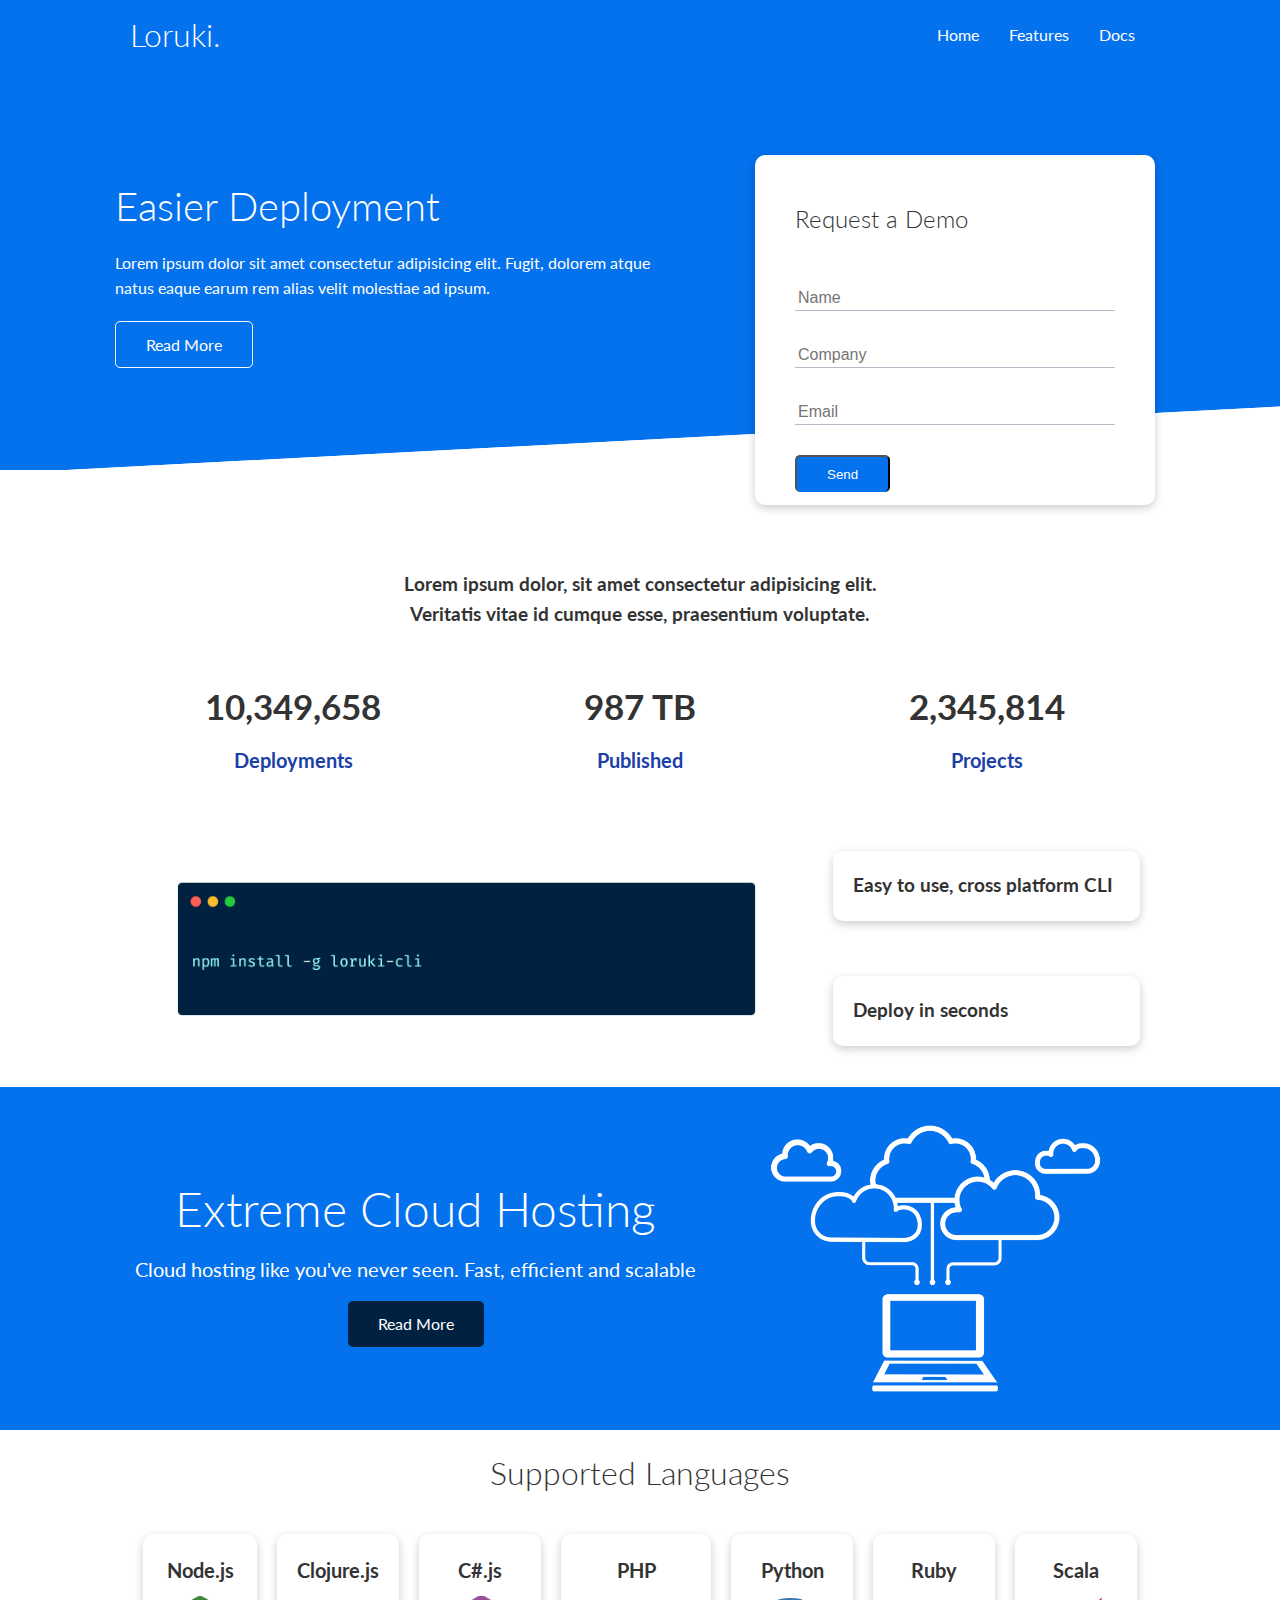
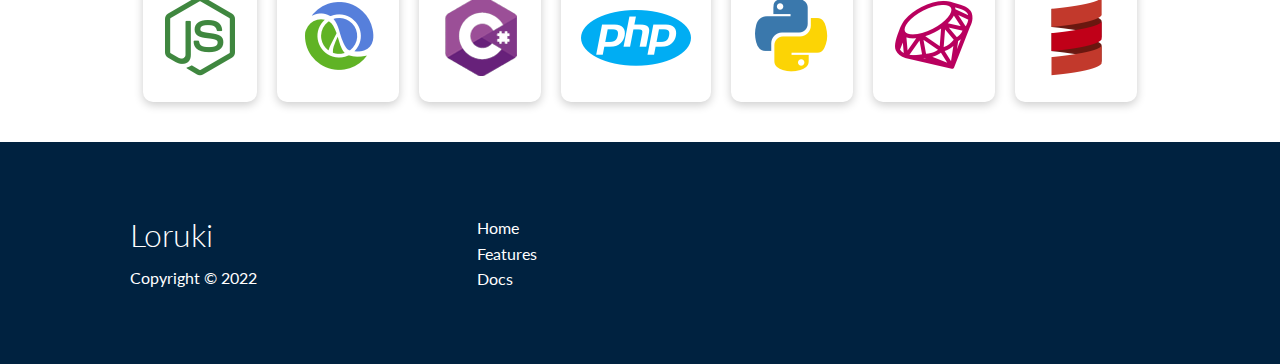
<file: index.html>
<!DOCTYPE html>
<html lang="en">
<head>
    <meta charset="UTF-8">
    <meta http-equiv="X-UA-Compatible" content="IE=edge">
    <meta name="viewport" content="width=device-width, initial-scale=1.0">
    <link rel="stylesheet" href="https://cdnjs.cloudflare.com/ajax/libs/font-awesome/6.0.0-beta3/css/all.min.css" integrity="sha512-Fo3rlrZj/k7ujTnHg4CGR2D7kSs0v4LLanw2qksYuRlEzO+tcaEPQogQ0KaoGN26/zrn20ImR1DfuLWnOo7aBA==" crossorigin="anonymous" referrerpolicy="no-referrer" />
    <link rel="stylesheet" href="css/utilities.css">
    <link rel="stylesheet" href="css/style.css">
    <title>Loruki | Cloud Hosting For Everyone</title>
</head>
<body>
    <!-- Navbar-->
    <div class="navbar">
        <div class="container flex">
            <h1 class="logo">Loruki.</h1>
            <nav>
                <ul>
                    <li><a href="index.html">Home</a></li>
                    <li><a href="features.html">Features</a></li>
                    <li><a href="docs.html">Docs</a></li>
                </ul>
            </nav>
        </div>
    </div>

    <!-- Showcase -->
    <section class="showcase">
        <div class="container grid">
            <div class="showcase-text">
                <h1>Easier Deployment</h1>
                <p>
                    Lorem ipsum dolor sit amet consectetur adipisicing elit. Fugit, dolorem atque natus eaque earum rem alias velit molestiae ad ipsum.
                </p>
                <a href="features.html" class="btn btn-outline">Read More</a>
            </div>

            <div class="showcase-form card">
                <h2>Request a Demo</h2>
                <form name="contact" method="POST" netlify-honeypot="bot-field" data-netlify="true">
                    <input type="hidden" name="form-name" value="contact">
                    <p class="hidden">
                        <label>Don't fill this out if you're human: <input name="bot-field" /></label>
                    </p>
                    <div class="form-control">
                        <input type="text" name="name" placeholder="Name" required>
                    </div>
                    <div class="form-control">
                        <input type="text" name="company" placeholder="Company" required>
                    </div>
                    <div class="form-control">
                        <input type="email" name="email" placeholder="Email" required>
                    </div>
                    <input type="submit" value="Send" class="btn btn-primary">
                </form>
            </div>
        </div>
    </section>

    <!-- Stats -->
    <section class="stats">
        <div class="container">
            <h3 class="stats-heading text-center my-1">
                Lorem ipsum dolor, sit amet consectetur adipisicing elit. Veritatis vitae id cumque esse, praesentium voluptate.
            </h3>

            <div class="grid grid-3 text-center my-4">
                <div>
                    <i class="fas fa-server fa-3x"></i>
                    <h3>10,349,658</h3>
                    <p class="text-secondary">Deployments</p>
                </div>
                <div>
                    <i class="fas fa-upload fa-3x"></i>
                    <h3>987 TB</h3>
                    <p class="text-secondary">Published</p>
                </div>
                <div>
                    <i class="fas fa-project-diagram fa-3x"></i>
                    <h3>2,345,814</h3>
                    <p class="text-secondary">Projects</p>
                </div>
            </div>
        </div>
    </section>

    <!-- Cli -->
    <section class="cli">
        <div class="container grid">
            <img src="images/cli.png" alt="">
            <div class="card">
                <h3>Easy to use, cross platform CLI</h3>
            </div>
            <div class="card">
                <h3>Deploy in seconds</h3>
            </div>
        </div>
    </section>

    <!-- Cloud -->
    <section class="cloud bg-primary my-2 py-2">
        <div class="container grid">
            <div class="text-center">
                <h2 class="lg">Extreme Cloud Hosting</h2>
                <p class="lead my-1">Cloud hosting like you've never seen. Fast, efficient and scalable</p>
                <a href="features.html" class="btn btn-dark">Read More</a>
            </div>
            <img src="images/cloud.png" alt="">
        </div>
    </section>

    <!-- Languages -->
    <section class="languages">
        <h2 class="md text-center my-2">
            Supported Languages
        </h2>
        <div class="container flex">
            <div class="card">
                <h4>Node.js</h4>
                <img src="images/logos/node.png" alt="">
            </div>
            <div class="card">
                <h4>Clojure.js</h4>
                <img src="images/logos/clojure.png" alt="">
            </div>
            <div class="card">
                <h4>C#.js</h4>
                <img src="images/logos/csharp.png" alt="">
            </div>
            <div class="card">
                <h4>PHP</h4>
                <img src="images/logos/php.png" alt="">
            </div>
            <div class="card">
                <h4>Python</h4>
                <img src="images/logos/python.png" alt="">
            </div>
            <div class="card">
                <h4>Ruby</h4>
                <img src="images/logos/ruby.png" alt="">
            </div>
            <div class="card">
                <h4>Scala</h4>
                <img src="images/logos/scala.png" alt="">
            </div>
        </div>
    </section>

    <!-- Footer -->
    <footer class="footer bg-dark py-5">
        <div class="container grid grid-3">
            <div>
                <h1>Loruki</h1>
                <p>Copyright &copy; 2022</p>
            </div>
            <nav>
                <ul>
                    <li><a href="index.html">Home</a></li>
                    <li><a href="features.html">Features</a></li>
                    <li><a href="docs.html">Docs</a></li>
                </ul>
            </nav>
            <div class="social">
                <a href="#"><i class="fab fa-facebook fa-2x"></i></a>
                <a href="#"><i class="fab fa-twitter fa-2x"></i></a>
                <a href="#"><i class="fab fa-instagram fa-2x"></i></a>
            </div>
        </div>
    </footer>
</body>
</html>
</file>
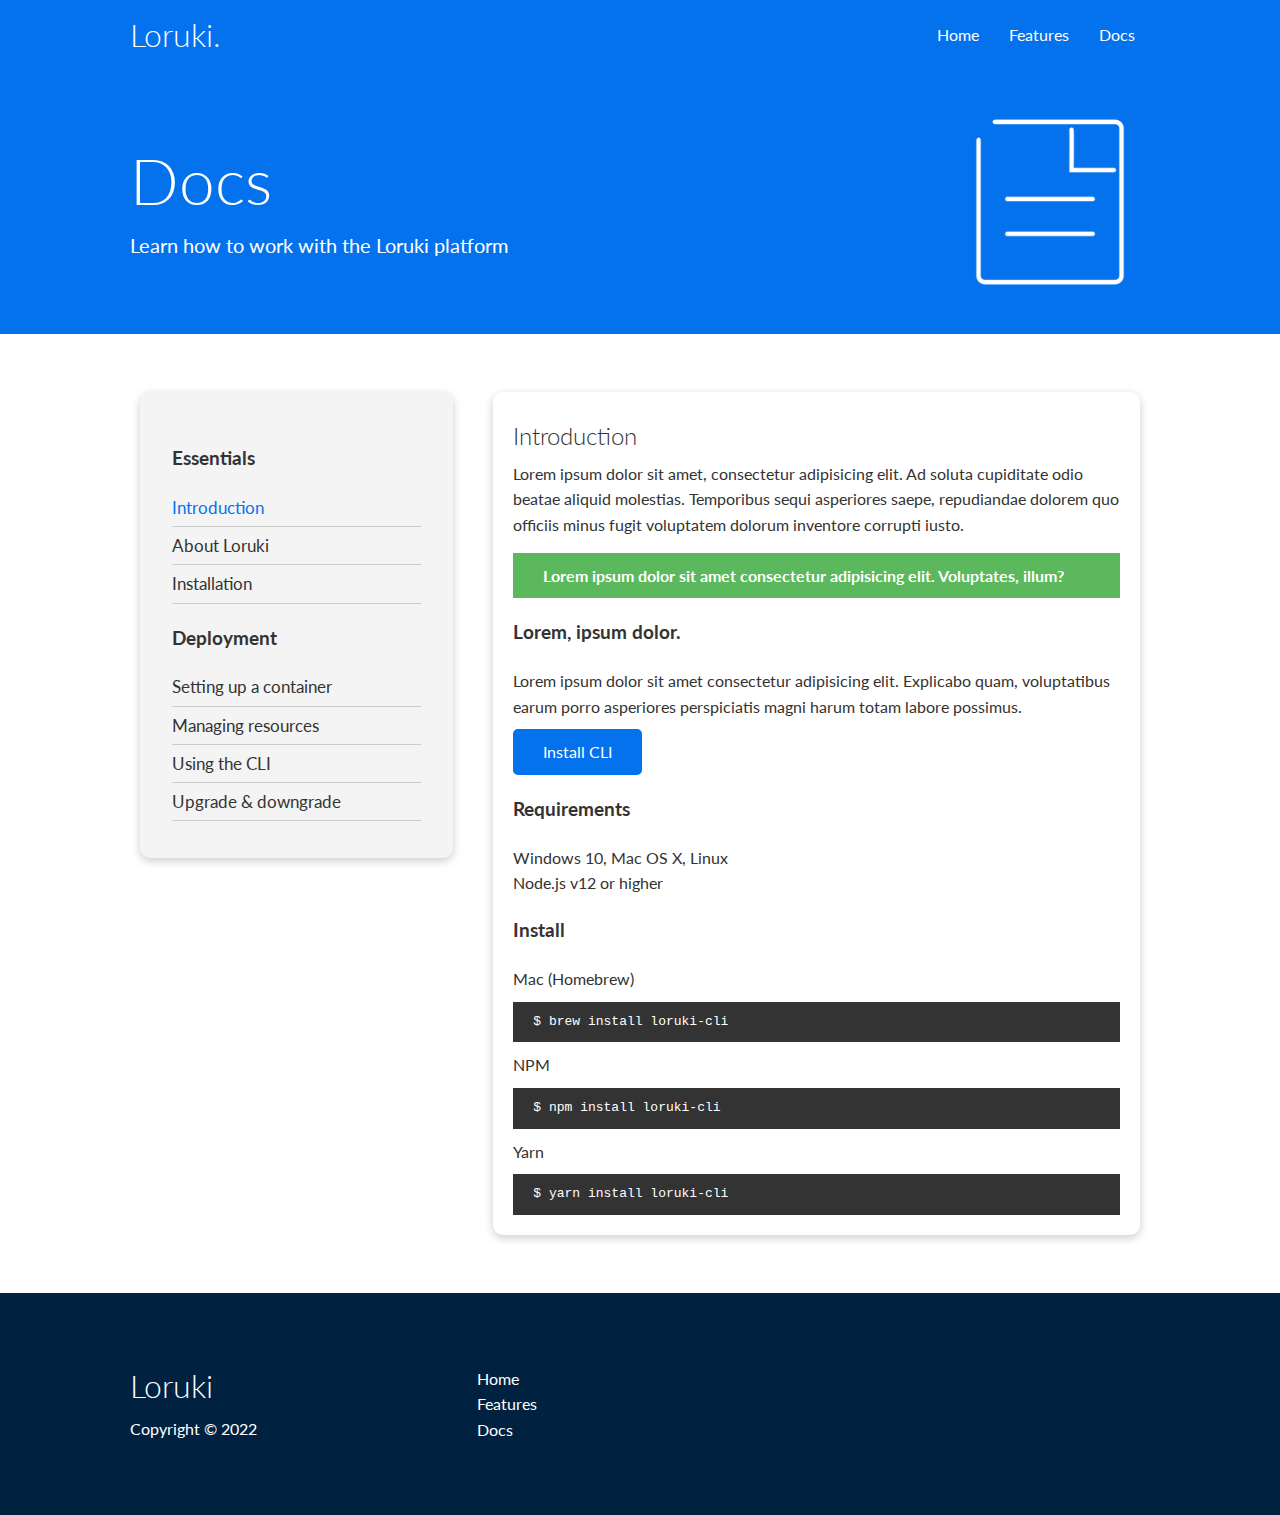
<file: docs.html>
<!DOCTYPE html>
<html lang="en">
<head>
    <meta charset="UTF-8">
    <meta http-equiv="X-UA-Compatible" content="IE=edge">
    <meta name="viewport" content="width=device-width, initial-scale=1.0">
    <link rel="stylesheet" href="https://cdnjs.cloudflare.com/ajax/libs/font-awesome/6.0.0-beta3/css/all.min.css" integrity="sha512-Fo3rlrZj/k7ujTnHg4CGR2D7kSs0v4LLanw2qksYuRlEzO+tcaEPQogQ0KaoGN26/zrn20ImR1DfuLWnOo7aBA==" crossorigin="anonymous" referrerpolicy="no-referrer" />
    <link rel="stylesheet" href="css/utilities.css">
    <link rel="stylesheet" href="css/style.css">
    <title>Loruki | Cloud Hosting For Everyone</title>
</head>
<body>
    <!-- Navbar-->
    <div class="navbar">
        <div class="container flex">
            <h1 class="logo">Loruki.</h1>
            <nav>
                <ul>
                    <li><a href="index.html">Home</a></li>
                    <li><a href="features.html">Features</a></li>
                    <li><a href="docs.html">Docs</a></li>
                </ul>
            </nav>
        </div>
    </div>

    <!-- Head -->
    <section class="docs-head bg-primary py-3">
        <div class="container grid">
            <div>
                <h1 class="xl">Docs</h1>
                <p class="lead">Learn how to work with the Loruki platform</p>
            </div>
            <img src="images/docs.png" alt="">
        </div>
    </section>

    <!-- Docs main -->
    <section class="docs-main my-4">
        <div class="container grid">
            <div class="card bg-light p-3">
                <h3 class="my-2">Essentials</h3>
                <nav>
                    <ul>
                        <li><a class="text-primary" href="#">Introduction</a></li>
                        <li><a href="#">About Loruki</a></li>
                        <li><a href="#">Installation</a></li>
                    </ul>
                </nav>

                <h3 class="my-2">Deployment</h3>
                <nav>
                    <ul>
                        <li><a href="#">Setting up a container</a></li>
                        <li><a href="#">Managing resources</a></li>
                        <li><a href="#">Using the CLI</a></li>
                        <li><a href="#">Upgrade & downgrade</a></li>
                    </ul>
                </nav>
            </div>
            <div class="card">
                <h2>Introduction</h2>
                <p>Lorem ipsum dolor sit amet, consectetur adipisicing elit. Ad soluta cupiditate odio beatae aliquid molestias. Temporibus sequi asperiores saepe, repudiandae dolorem quo officiis minus fugit voluptatem dolorum inventore corrupti iusto.</p>
                
                <div class="alert alert-success">
                    <i class="fas fa-info"></i>Lorem ipsum dolor sit amet consectetur adipisicing elit. Voluptates, illum?
                
                </div>
                <h3>Lorem, ipsum dolor.</h3>
                <p>Lorem ipsum dolor sit amet consectetur adipisicing elit. Explicabo quam, voluptatibus earum porro asperiores perspiciatis magni harum totam labore possimus.</p>
                <a href="#" class="btn btn-primary">Install CLI</a>

                <h3>Requirements</h3>
                <ul>
                    <li>Windows 10, Mac OS X, Linux</li>
                    <li>Node.js v12 or higher</li>
                </ul>

                <h3>Install</h3>
                <p>Mac (Homebrew)</p>
                <pre><code>$ brew install loruki-cli</code></pre>
                <p>NPM</p>
                <pre><code>$ npm install loruki-cli</code></pre>
                <p>Yarn</p>
                <pre><code>$ yarn install loruki-cli</code></pre>
            </div>
        </div>
    </section>

    <!-- Footer -->
    <footer class="footer bg-dark py-5">
        <div class="container grid grid-3">
            <div>
                <h1>Loruki</h1>
                <p>Copyright &copy; 2022</p>
            </div>
            <nav>
                <ul>
                    <li><a href="index.html">Home</a></li>
                    <li><a href="features.html">Features</a></li>
                    <li><a href="docs.html">Docs</a></li>
                </ul>
            </nav>
            <div class="social">
                <a href="#"><i class="fab fa-facebook fa-2x"></i></a>
                <a href="#"><i class="fab fa-twitter fa-2x"></i></a>
                <a href="#"><i class="fab fa-instagram fa-2x"></i></a>
            </div>
        </div>
    </footer>
</body>
</html>
</file>
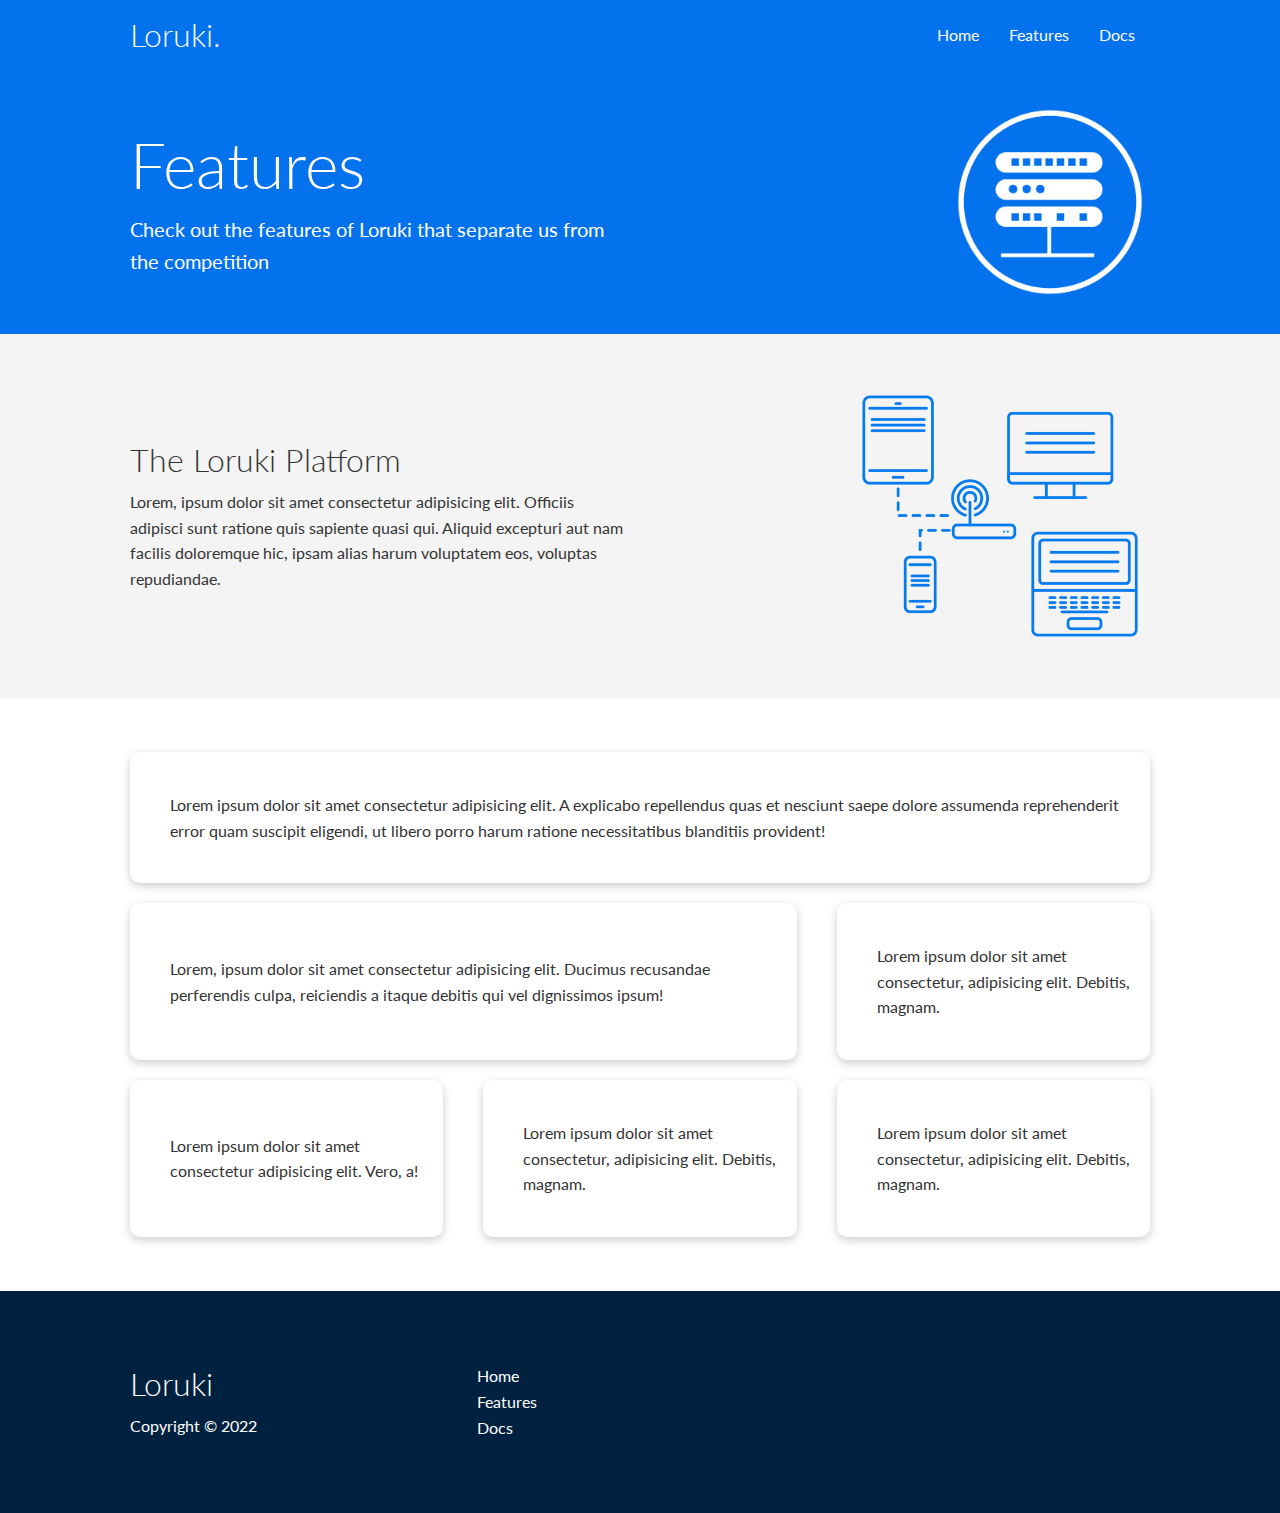
<file: features.html>
<!DOCTYPE html>
<html lang="en">
<head>
    <meta charset="UTF-8">
    <meta http-equiv="X-UA-Compatible" content="IE=edge">
    <meta name="viewport" content="width=device-width, initial-scale=1.0">
    <link rel="stylesheet" href="https://cdnjs.cloudflare.com/ajax/libs/font-awesome/6.0.0-beta3/css/all.min.css" integrity="sha512-Fo3rlrZj/k7ujTnHg4CGR2D7kSs0v4LLanw2qksYuRlEzO+tcaEPQogQ0KaoGN26/zrn20ImR1DfuLWnOo7aBA==" crossorigin="anonymous" referrerpolicy="no-referrer" />
    <link rel="stylesheet" href="css/utilities.css">
    <link rel="stylesheet" href="css/style.css">
    <title>Loruki | Cloud Hosting For Everyone</title>
</head>
<body>
    <!-- Navbar-->
    <div class="navbar">
        <div class="container flex">
            <h1 class="logo">Loruki.</h1>
            <nav>
                <ul>
                    <li><a href="index.html">Home</a></li>
                    <li><a href="features.html">Features</a></li>
                    <li><a href="docs.html">Docs</a></li>
                </ul>
            </nav>
        </div>
    </div>

    <!-- Head -->
    <section class="features-head bg-primary py-3">
        <div class="container grid">
            <div>
                <h1 class="xl">Features</h1>
                <p class="lead">Check out the features of Loruki that separate us from the competition</p>
            </div>
            <img src="images/server.png" alt="">
        </div>
    </section>

    <!-- Sub head -->
    <section class="features-sub-head bg-light py-3">
        <div class="container grid">
            <div>
                <h1 class="md">The Loruki Platform</h1>
                <p>Lorem, ipsum dolor sit amet consectetur adipisicing elit. Officiis adipisci sunt ratione quis sapiente quasi qui. Aliquid excepturi aut nam facilis doloremque hic, ipsam alias harum voluptatem eos, voluptas repudiandae.</p>            
            </div>
            <img src="images/server2.png" alt="">
        </div>
    </section>

    <section class="features-main my-2">
        <div class="container grid grid-3">
            <div class="card flex">
                <i class="fas fa-server fa-3x"></i>
                <p>Lorem ipsum dolor sit amet consectetur adipisicing elit. A explicabo repellendus quas et nesciunt saepe dolore assumenda reprehenderit error quam suscipit eligendi, ut libero porro harum ratione necessitatibus blanditiis provident!</p>
            </div>
            <div class="card flex">
                <i class="fas fa-network-wired fa-3x"></i>
                <p>
                    Lorem, ipsum dolor sit amet consectetur adipisicing elit. Ducimus
                    recusandae perferendis culpa, reiciendis a itaque debitis qui vel
                    dignissimos ipsum!
                </p>
            </div>
            <div class="card flex">
                <i class="fas fa-laptop-code fa-3x"></i>
                <p>
                    Lorem ipsum dolor sit amet consectetur, adipisicing elit. Debitis,
                    magnam.
                </p>
            </div>
            <div class="card flex">
                <i class="fas fa-database fa-3x"></i>
                <p>
                    Lorem ipsum dolor sit amet consectetur adipisicing elit. Vero, a!
                </p>
            </div>
            <div class="card flex">
                <i class="fas fa-power-off fa-3x"></i>
                <p>
                    Lorem ipsum dolor sit amet consectetur, adipisicing elit. Debitis,
                    magnam.
                </p>
            </div>
            <div class="card flex">
                <i class="fas fa-upload fa-3x"></i>
                <p>
                    Lorem ipsum dolor sit amet consectetur, adipisicing elit. Debitis,
                    magnam.
                </p>
            </div>
        </div>
    </section>

    <!-- Footer -->
    <footer class="footer bg-dark py-5">
        <div class="container grid grid-3">
            <div>
                <h1>Loruki</h1>
                <p>Copyright &copy; 2022</p>
            </div>
            <nav>
                <ul>
                    <li><a href="index.html">Home</a></li>
                    <li><a href="features.html">Features</a></li>
                    <li><a href="docs.html">Docs</a></li>
                </ul>
            </nav>
            <div class="social">
                <a href="#"><i class="fab fa-facebook fa-2x"></i></a>
                <a href="#"><i class="fab fa-twitter fa-2x"></i></a>
                <a href="#"><i class="fab fa-instagram fa-2x"></i></a>
            </div>
        </div>
    </footer>
</body>
</html>
</file>
<file: css/utilities.css>
.container {
    max-width: 1100px;
    margin: 0 auto;
    overflow: auto;
    padding: 0 40px;
}

.card {
    background-color: #fff;
    color: #333;
    border-radius: 10px;
    box-shadow: 0 3px 10px rgba(0,0,0,0.2);
    padding: 20px;
    margin: 10px;
}

.btn {
    display: inline-block;
    padding: 10px 30px;
    cursor: pointer;
    background: var(--primary-color);
    color: #fff;
    border-bottom: none;
    border-radius: 5px;
}

.btn-outline {
    background-color: transparent;
    border: 1px #fff solid;
}

.btn:hover {
    transform: scale(0.98);
}

/* Backgrounds & colored buttons */
.bg-primary,
.btn-primary {
    background-color: var(--primary-color);
    color: #fff;
}

.bg-secondary,
.btn-secondary {
    background-color: var(--secondary-color);
    color: #fff;
}

.bg-dark,
.btn-dark {
    background-color: var(--dark-color);
    color: #fff;
}

.bg-light,
.btn-light {
    background-color: var(--light-color);
    color: #333;
}

.bg-primary a,
.btn-primary a,
.bg-secondary a,
.btn-secondary a,
.bg-dark a,
.btn-dark a {
    color: #fff;
}

/* Text colors */
.text-primary {
    color: var(--primary-color);
}

.text-secondary {
    color: var(--secondary-color);
}

.text-dark {
    color: var(--dark-color);
}

.text-light {
    color: var(--light-color);
}

/* Text sizes */
.lead {
    font-size: 20px;
}

.sm {
    font-size: 1rem;
}

.md {
    font-size: 2rem;
}

.lg {
    font-size: 3rem;
}

.xl {
    font-size: 4rem;
}

.text-center {
    text-align: center;
}

/* Alert */
.alert {
    background-color: var(--light-color);
    padding: 10px 20px;
    font-weight: bold;
    margin: 15px 0;
}

.alert i {
    margin-right: 10px;
}

.alert-success {
    background-color: var(--success-color);
    color: #fff;
}

.alert-error {
    background-color: var(--error-color);
    color: #fff;
}

.flex {
    display: flex;
    justify-content: center;
    align-items: center;
    height: 100%;
}

.grid {
    display: grid;
    grid-template-columns: repeat(2, 1fr);
    gap: 20px;
    justify-content: center;
    align-items: center;
    height: 100%;
}

.grid-3 {
    grid-template-columns: repeat(3, 1fr);

}

/* Margin */
.my-1 {
    margin: 1rem 0;
}

.my-2 {
    margin: 1.5rem 0;
}

.my-3 {
    margin: 2rem 0;
}

.my-4 {
    margin: 3rem 0;
}

.my-5 {
    margin: 4rem 0;
}

.m-1 {
    margin: 1rem;
}

.m-2 {
    margin: 1.5rem;
}

.m-3 {
    margin: 2rem;
}

.m-4 {
    margin: 3rem;
}

.m-5 {
    margin: 4rem;
}

/* Padding */
.py-1 {
    padding: 1rem 0;
}

.py-2 {
    padding: 1.5rem 0;
}

.py-3 {
    padding: 2rem 0;
}

.py-4 {
    padding: 3rem 0;
}

.py-5 {
    padding: 4rem 0;
}

.p-1 {
    padding: 1rem;
}

.p-2 {
    padding: 1.5rem;
}

.p-3 {
    padding: 2rem;
}

.p-4 {
    padding: 3rem;
}

.p-5 {
    padding: 4rem;
}
</file>
<file: css/style.css>
@import url('https://fonts.googleapis.com/css2?family=Lato:wght@300&family=Poppins:wght@200;300;400;500;600;700;800&display=swap');

:root {
    --primary-color: #0471ed;
    --secondary-color: #1c3fa8;
    --dark-color: #002240;
    --light-color: #f4f4f4;
    --success-color: #5cb85c;
    --error-color: #d9534f;
}

* {
    box-sizing: border-box;
    padding: 0;
    margin: 0;
}

body {
    font-family: 'Lato', sans-serif;
    color: #333;
    line-height: 1.6;
}

ul {
    list-style-type: none;
}

a {
    text-decoration: none;
    color: #333;
}

h1, 
h2 {
    font-weight: 300;
    line-height: 1.2;
    margin: 10px 0;
}

p {
    margin: 10px 0;
}

img {
    width: 100%;
}

code, pre {
    background: #333;
    color: #fff;
    padding: 10px;
}

.hidden {
    visibility: hidden;
    height: 0;
}

/* Navbar */
.navbar {
    background-color: var(--primary-color);
    color: #fff;
    height: 70px;
}

.navbar ul {
    display: flex;
}

.navbar a {
    color: #fff;
    padding: 10px;
    margin: 0 5px;
}

.navbar a:hover {
    border-bottom: 2px #fff solid;
}

.navbar .flex {
    justify-content: space-between;
}

/* Showcase */
.showcase {
    height: 400px;
    background-color: var(--primary-color);
    color: #fff;
    position: relative;
}

.showcase h1 {
    font-size: 40px;
}

.showcase p {
    margin: 20px 0;
}

.showcase .grid {
    overflow: visible;
    grid-template-columns: 55% 45%;
    gap: 30px;
}

.showcase-text {
    animation: slideInFromLeft 1s ease-in;
}

.showcase-form {
    position: relative;
    top: 60px;
    height: 350px;
    width: 400px;
    padding: 40px;
    z-index: 100;
    justify-self: flex-end;
    animation: slideInFromRight 1s ease-in;
}

.showcase-form .form-control {
    margin: 30px 0;
}

.showcase-form input[type='text'],
.showcase-form input[type='email'] {
    border: 0;
    border-bottom: 1px solid #b4becb;
    width: 100%;
    padding: 3px;
    font-size: 16px;
}

.showcase-form input:focus {
    outline: none;
}

.showcase::before,
.showcase::after {
    content: '';
    position: absolute;
    height: 100px;
    bottom: -70px;
    right: 0;
    left: 0;
    background: #fff;
    transform: skewY(-3deg);
    -webkit-transform: skewY(-3deg);
    -moz-transform: skewY(-3deg);
    -ms-transform: skewY(-3deg);   
}

/* Stats */
.stats {
    padding-top: 100px;
    animation: slideInFromBottom 1s ease-in;
}

.stats-heading {
    max-width: 500px;
    margin: auto;
}

.stats .grid h3 {
    font-size: 35px;
}

.stats .grid p{
    font-size: 20px;
    font-weight: bold;
}

/* Cli */
.cli .grid {
    grid-template-columns: repeat(3, 1fr);
    grid-template-rows: repeat(2, 1fr);
}

.cli .grid > *:first-child {
    grid-column: 1 / span 2;
    grid-row: 1 / span 2;
}

/* CLoud */
.cloud .grid {
    grid-template-columns: 4fr 3fr;
}

/* Languages */
.languages .flex {
    flex-wrap: wrap;
}

.languages .card {
    text-align: center;
    margin: 18px 10px 40px;
    transition: transform 0.2s ease-in;
}

.languages .card h4 {
    font-size: 20px;
    margin-bottom: 10px;
}

.languages .card:hover {
    transform: translateY(-15px);
}

/* Features */
.features-head img, 
.docs-head img {
    width: 200px;
    justify-self: flex-end;
}

.features-sub-head img {
    width: 300px;
    justify-self: flex-end;
}

.features-main .card > i{
    margin-right: 20px;
}

.features-main .grid {
    padding: 30px;
}

.features-main .grid > *:first-child{
    grid-column: 1 / span 3;
}

.features-main .grid > *:nth-child(2){
    grid-column: 1 / span 2;
}

/* Docs */
.docs-main h3 {
    margin: 20px 0;
}

.docs-main .grid {
    grid-template-columns: 1fr 2fr;
    align-items: flex-start;
}

.docs-main nav li {
    font-size: 17px;
    padding-bottom: 5px;
    margin-bottom: 5px;
    border-bottom: 1px #ccc solid;
}

.docs-main a:hover {
    font-weight: bold;
}

/* Footer */
.footer .social a {
    margin: 0 10px;
}

/* Animations */
@keyframes slideInFromLeft {
    0% {
        transform: translateX(-100%);
    }

    100% {
        transform: translateX(0);
    }
}

@keyframes slideInFromRight {
    0% {
        transform: translateX(100%);
    }

    100% {
        transform: translateX(0);
    }
}

@keyframes slideInFromTop {
    0% {
        transform: translateY(-100%);
    }

    100% {
        transform: translateY(0);
    }
}

@keyframes slideInFromBottom {
    0% {
        transform: translateY(100%);
    }

    100% {
        transform: translateY(0);
    }
}

/* Tablets and under */
@media(max-width: 768px) {
    .grid,
    .showcase .grid,
    .stats .grid,
    .cli .grid,
    .cloud .grid,
    .features-main .grid,
    .docs-main .grid {
        grid-template-columns: 1fr;
        grid-template-rows: 1fr;
    }

    .showcase {
        height: auto;
    }

    .showcase-text {
        text-align: center;
        margin-top: 40px;
        animation: slideInFromTop 1s ease-in;
    }

    .showcase-form {
        justify-self: center;
        margin: auto;
        animation: slideInFromBottom 1s ease-in;
    }

    .cli .grid > *:first-child {
        grid-column: 1;
        grid-row: 1;
    }

    .features-head,
    .features-sub-head,
    .docs-head {
        text-align: center;
    }

    .features-head img,
    .features-sub-head img,
    .docs-head img {
        justify-self: center;
    }

    .features-main .grid > *:first-child, 
    .features-main .grid > *:nth-child(2) {
        grid-column: 1;
    } 

}

/* Mobile */
@media(max-width: 500px) {
    .navbar {
        height: 110px;
    }

    .navbar .flex {
        flex-direction: column;
    }

    .navbar ul {
        padding: 10px;
        background-color: rgba(0,0,0,0.1);
    }
}
</file>
